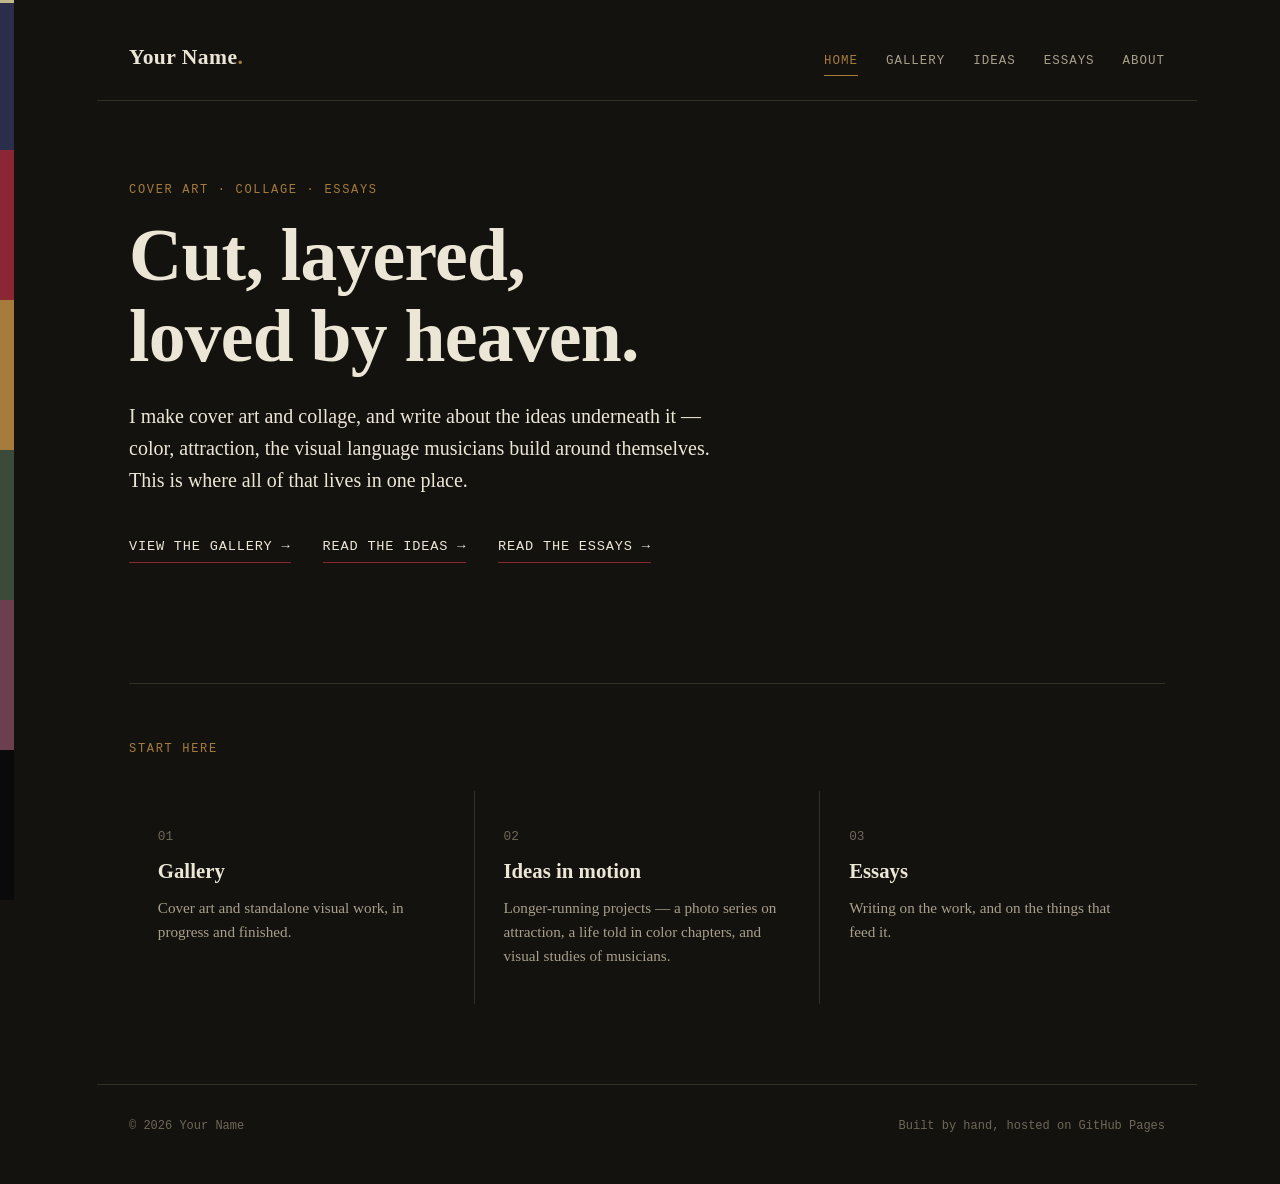
<file: index.html>
<!DOCTYPE html>
<html lang="en">
<head>
<meta charset="UTF-8">
<meta name="viewport" content="width=device-width, initial-scale=1.0">
<title>Your Name — Artist</title>
<meta name="description" content="Cover art, visual art, and essays.">
<link rel="preconnect" href="https://fonts.googleapis.com">
<link href="https://fonts.googleapis.com/css2?family=Alex+Brush\&family=Anton\&family=Cormorant+Garamond:ital,wght@0,400;0,500;1,400\&family=IBM+Plex+Mono:wght@400;500\&display=swap" rel="stylesheet">
<link rel="stylesheet" href="css/style.css">
</head>
<body>

<div class="spine" aria-hidden="true">
  <span></span><span></span><span></span><span></span><span></span><span></span>
  <div class="progress"></div>
</div>

<header class="site-header">
  <a href="index.html" class="wordmark">Your Name<span>.</span></a>
  <nav class="site-nav" aria-label="Primary">
    <a href="index.html" aria-current="page">Home</a>
    <a href="gallery.html">Gallery</a>
    <a href="ideas.html">Ideas</a>
    <a href="essays.html">Essays</a>
    <a href="about.html">About</a>
  </nav>
</header>

<main>
  <section class="hero">
    <span class="eyebrow">Cover art · Collage · Essays</span>
    <h1>Cut, layered, <span class="script-accent">loved by heaven.</span></h1>
    <p class="lede">I make cover art and collage, and write about the ideas underneath it — color, attraction, the visual language musicians build around themselves. This is where all of that lives in one place.</p>
    <div class="hero-links">
      <a href="gallery.html">View the gallery →</a>
      <a href="ideas.html">Read the ideas →</a>
      <a href="essays.html">Read the essays →</a>
    </div>
  </section>

  <hr class="rule">

  <section aria-label="Entry points">
    <span class="eyebrow">Start here</span>
    <div class="entry-grid">
      <a class="entry-card" href="gallery.html">
        <span class="num">01</span>
        <h3>Gallery</h3>
        <p>Cover art and standalone visual work, in progress and finished.</p>
      </a>
      <a class="entry-card" href="ideas.html">
        <span class="num">02</span>
        <h3>Ideas in motion</h3>
        <p>Longer-running projects — a photo series on attraction, a life told in color chapters, and visual studies of musicians.</p>
      </a>
      <a class="entry-card" href="essays.html">
        <span class="num">03</span>
        <h3>Essays</h3>
        <p>Writing on the work, and on the things that feed it.</p>
      </a>
    </div>
  </section>
</main>

<footer>
  <span>© 2026 Your Name</span>
  <span>Built by hand, hosted on GitHub Pages</span>
</footer>

<script src="js/main.js"></script>
</body>
</html>
</file>
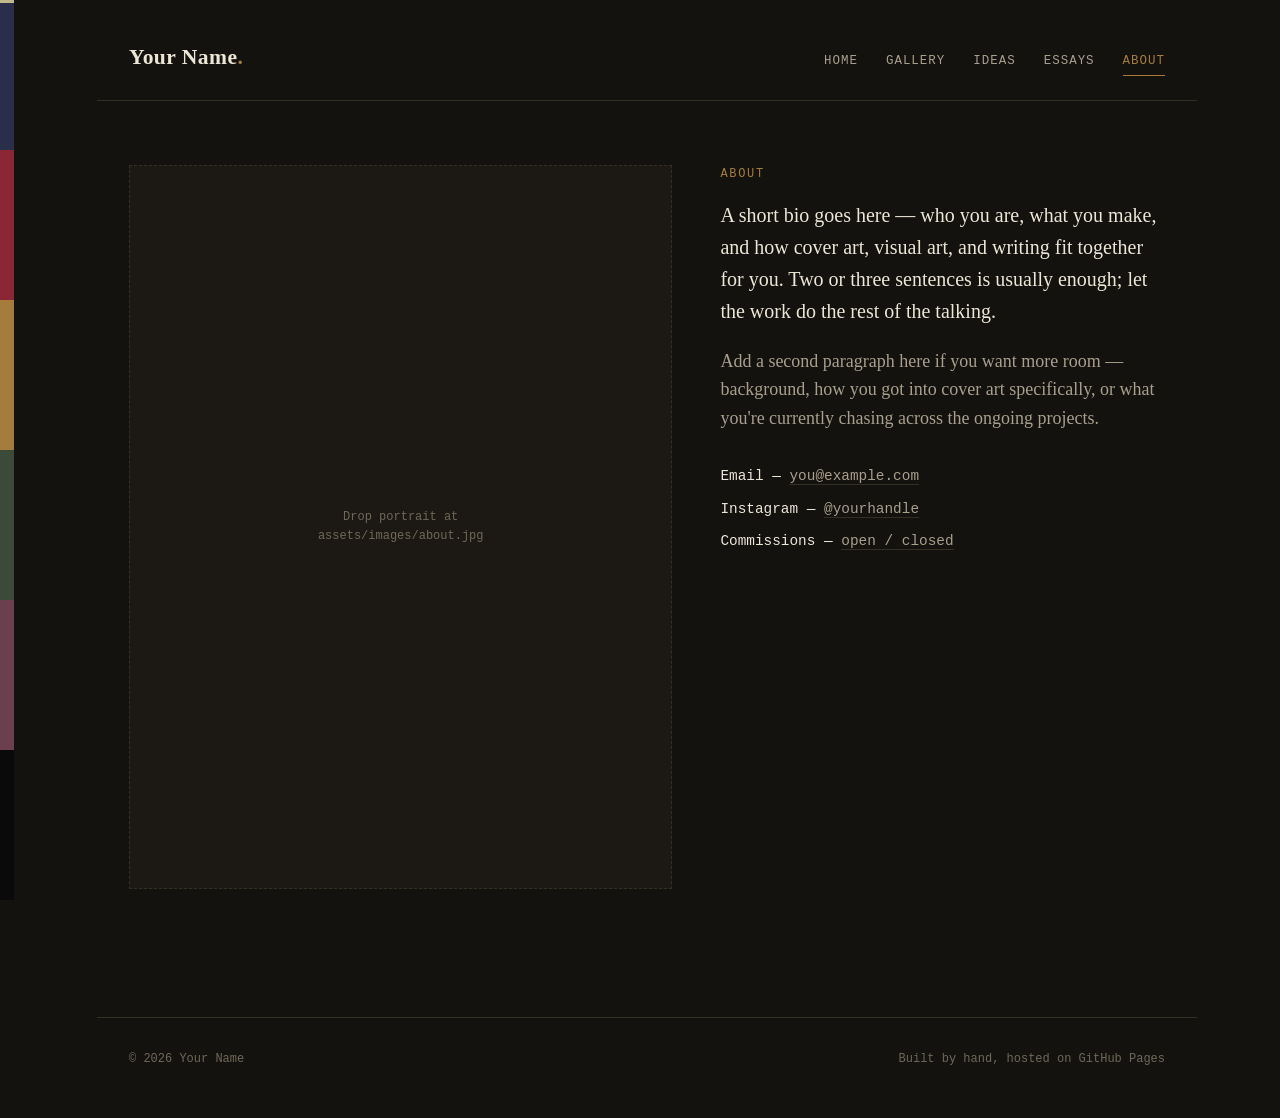
<file: about.html>
<!DOCTYPE html>
<html lang="en">
<head>
<meta charset="UTF-8">
<meta name="viewport" content="width=device-width, initial-scale=1.0">
<title>About — Your Name</title>
<link rel="preconnect" href="https://fonts.googleapis.com">
<link href="https://fonts.googleapis.com/css2?family=Alex+Brush\&family=Anton\&family=Cormorant+Garamond:ital,wght@0,400;0,500;1,400\&family=IBM+Plex+Mono:wght@400;500\&display=swap" rel="stylesheet">
<link rel="stylesheet" href="css/style.css">
</head>
<body>

<div class="spine" aria-hidden="true">
  <span></span><span></span><span></span><span></span><span></span><span></span>
  <div class="progress"></div>
</div>

<header class="site-header">
  <a href="index.html" class="wordmark">Your Name<span>.</span></a>
  <nav class="site-nav" aria-label="Primary">
    <a href="index.html">Home</a>
    <a href="gallery.html">Gallery</a>
    <a href="ideas.html">Ideas</a>
    <a href="essays.html">Essays</a>
    <a href="about.html" aria-current="page">About</a>
  </nav>
</header>

<main>
  <div class="about-layout">
    <div class="about-portrait">
      Drop portrait at<br>assets/images/about.jpg
    </div>
    <div class="about-text">
      <span class="eyebrow">About</span>
      <p class="lede">A short bio goes here — who you are, what you make, and how cover art, visual art, and writing fit together for you. Two or three sentences is usually enough; let the work do the rest of the talking.</p>
      <p>Add a second paragraph here if you want more room — background, how you got into cover art specifically, or what you're currently chasing across the ongoing projects.</p>
      <ul class="contact-list">
        <li>Email — <a href="mailto:you@example.com">you@example.com</a></li>
        <li>Instagram — <a href="#">@yourhandle</a></li>
        <li>Commissions — <a href="#">open / closed</a></li>
      </ul>
    </div>
  </div>
</main>

<footer>
  <span>© 2026 Your Name</span>
  <span>Built by hand, hosted on GitHub Pages</span>
</footer>

<script src="js/main.js"></script>
</body>
</html>
</file>
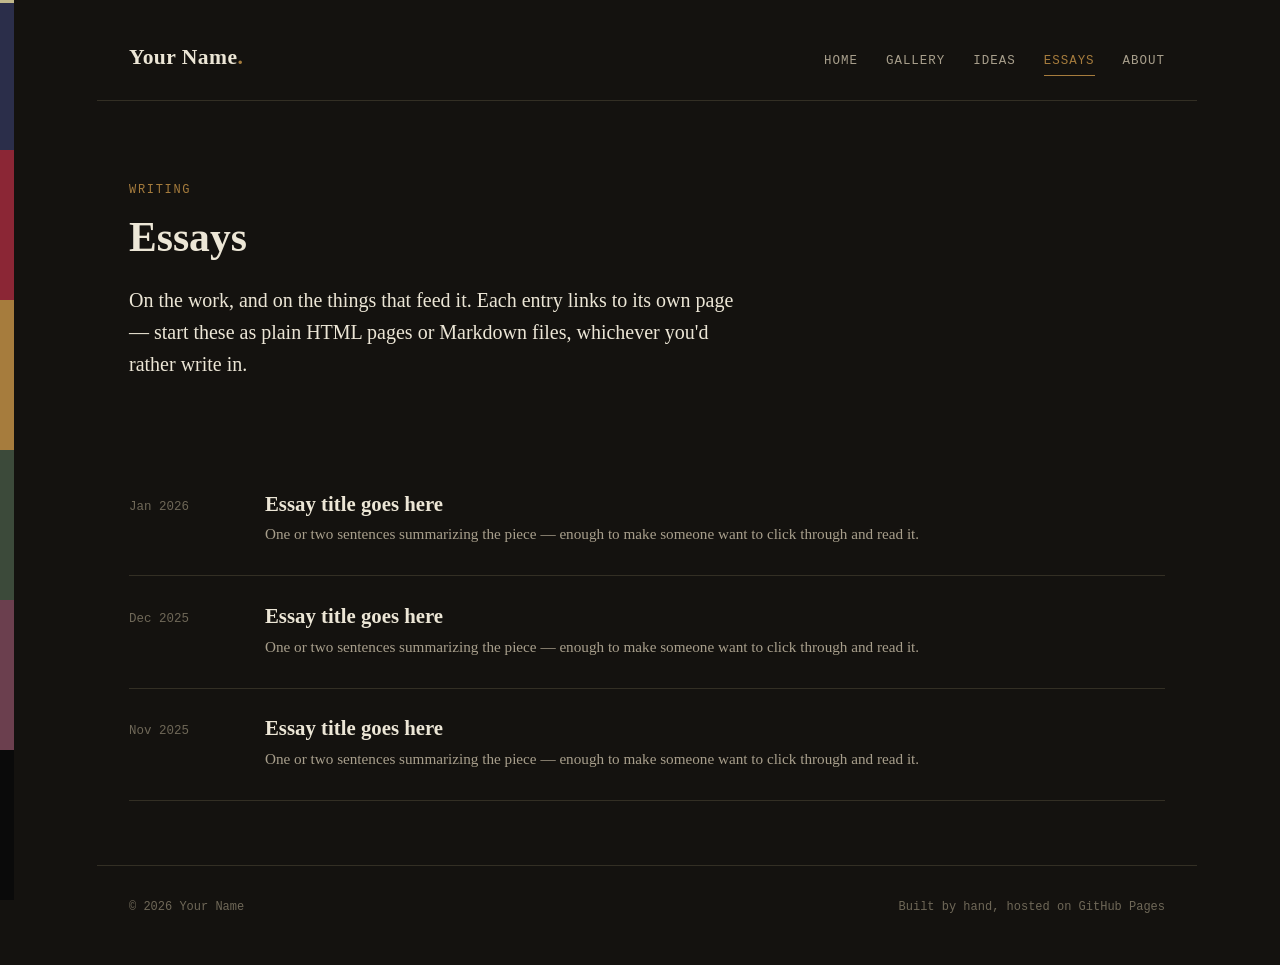
<file: essays.html>
<!DOCTYPE html>
<html lang="en">
<head>
<meta charset="UTF-8">
<meta name="viewport" content="width=device-width, initial-scale=1.0">
<title>Essays — Your Name</title>
<link rel="preconnect" href="https://fonts.googleapis.com">
<link href="https://fonts.googleapis.com/css2?family=Alex+Brush\&family=Anton\&family=Cormorant+Garamond:ital,wght@0,400;0,500;1,400\&family=IBM+Plex+Mono:wght@400;500\&display=swap" rel="stylesheet">
<link rel="stylesheet" href="css/style.css">
</head>
<body>

<div class="spine" aria-hidden="true">
  <span></span><span></span><span></span><span></span><span></span><span></span>
  <div class="progress"></div>
</div>

<header class="site-header">
  <a href="index.html" class="wordmark">Your Name<span>.</span></a>
  <nav class="site-nav" aria-label="Primary">
    <a href="index.html">Home</a>
    <a href="gallery.html">Gallery</a>
    <a href="ideas.html">Ideas</a>
    <a href="essays.html" aria-current="page">Essays</a>
    <a href="about.html">About</a>
  </nav>
</header>

<main>
  <section class="hero" style="padding-bottom: 1rem;">
    <span class="eyebrow">Writing</span>
    <h2>Essays</h2>
    <p class="lede">On the work, and on the things that feed it. Each entry links to its own page — start these as plain HTML pages or Markdown files, whichever you'd rather write in.</p>
  </section>

  <div class="essay-list">

    <a class="essay-entry" href="#">
      <span class="date">Jan 2026</span>
      <div>
        <h3>Essay title goes here</h3>
        <p>One or two sentences summarizing the piece — enough to make someone want to click through and read it.</p>
      </div>
    </a>

    <a class="essay-entry" href="#">
      <span class="date">Dec 2025</span>
      <div>
        <h3>Essay title goes here</h3>
        <p>One or two sentences summarizing the piece — enough to make someone want to click through and read it.</p>
      </div>
    </a>

    <a class="essay-entry" href="#">
      <span class="date">Nov 2025</span>
      <div>
        <h3>Essay title goes here</h3>
        <p>One or two sentences summarizing the piece — enough to make someone want to click through and read it.</p>
      </div>
    </a>

  </div>
</main>

<footer>
  <span>© 2026 Your Name</span>
  <span>Built by hand, hosted on GitHub Pages</span>
</footer>

<script src="js/main.js"></script>
</body>
</html>
</file>
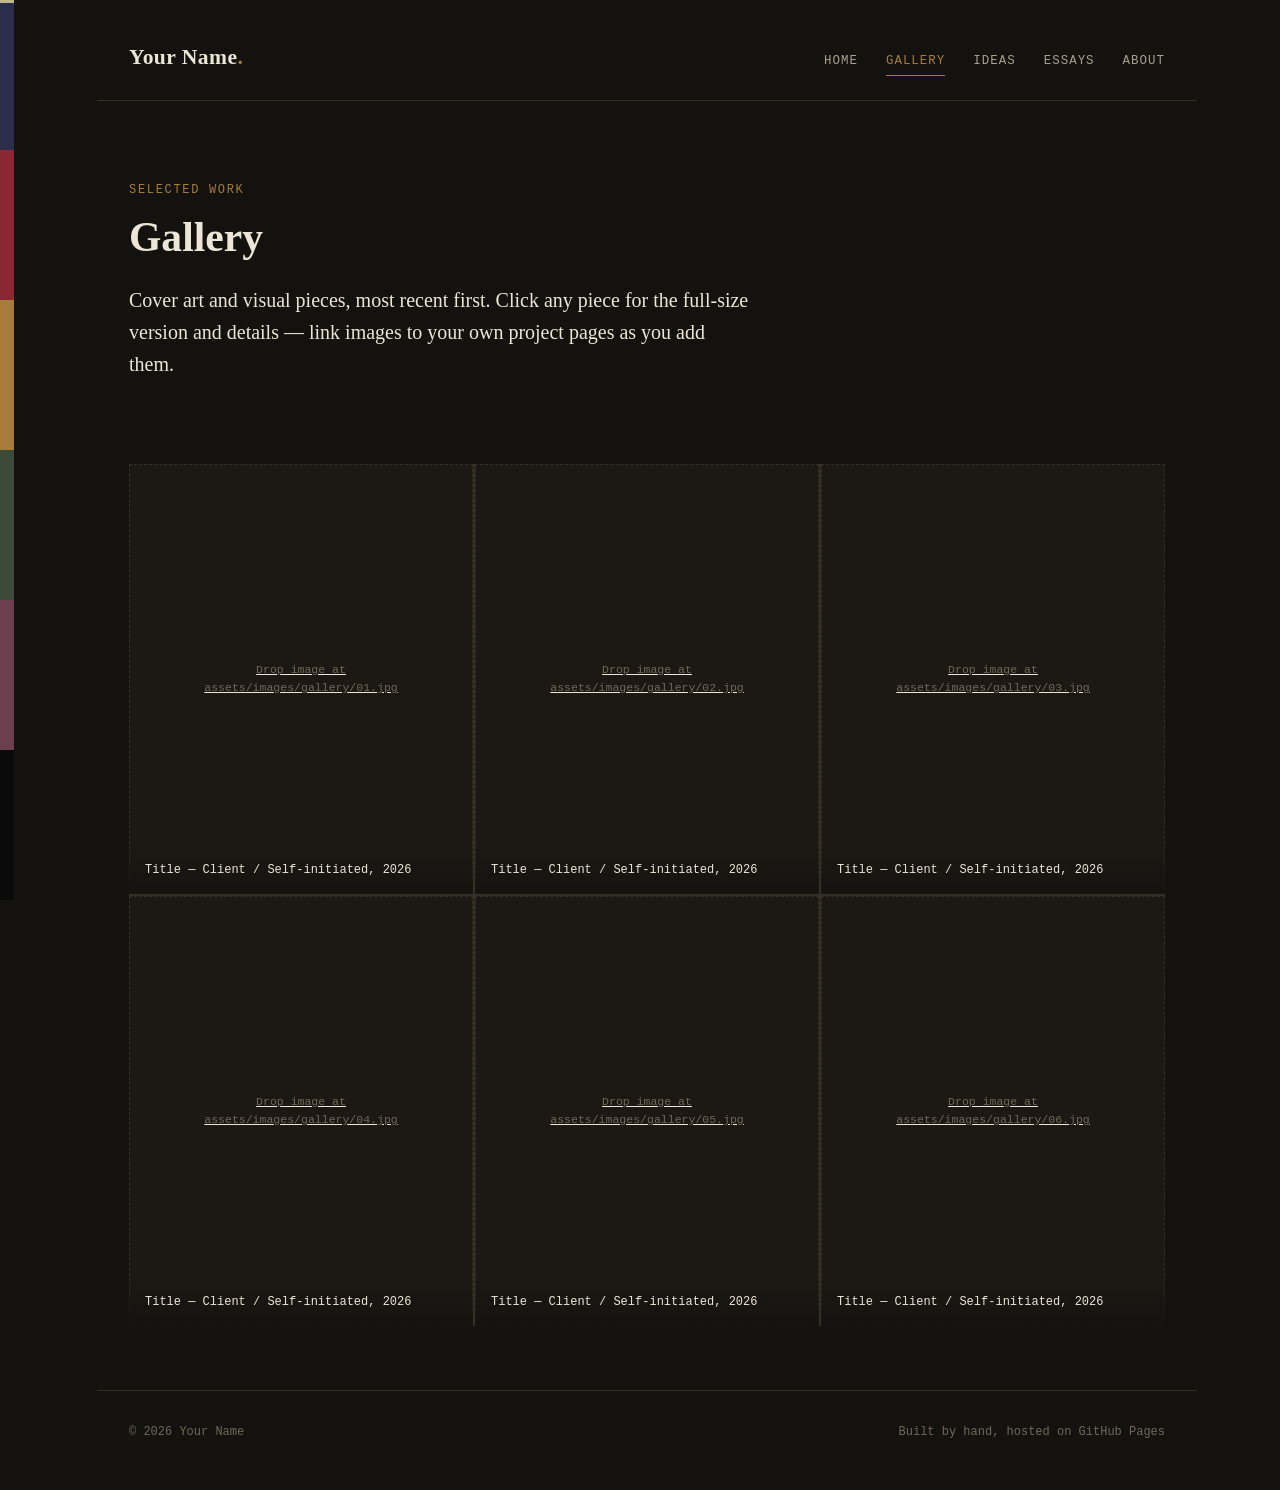
<file: gallery.html>
<!DOCTYPE html>
<html lang="en">
<head>
<meta charset="UTF-8">
<meta name="viewport" content="width=device-width, initial-scale=1.0">
<title>Gallery — Your Name</title>
<link rel="preconnect" href="https://fonts.googleapis.com">
<link href="https://fonts.googleapis.com/css2?family=Alex+Brush\&family=Anton\&family=Cormorant+Garamond:ital,wght@0,400;0,500;1,400\&family=IBM+Plex+Mono:wght@400;500\&display=swap" rel="stylesheet">
<link rel="stylesheet" href="css/style.css">
</head>
<body>

<div class="spine" aria-hidden="true">
  <span></span><span></span><span></span><span></span><span></span><span></span>
  <div class="progress"></div>
</div>

<header class="site-header">
  <a href="index.html" class="wordmark">Your Name<span>.</span></a>
  <nav class="site-nav" aria-label="Primary">
    <a href="index.html">Home</a>
    <a href="gallery.html" aria-current="page">Gallery</a>
    <a href="ideas.html">Ideas</a>
    <a href="essays.html">Essays</a>
    <a href="about.html">About</a>
  </nav>
</header>

<main>
  <section class="hero" style="padding-bottom: 1rem;">
    <span class="eyebrow">Selected work</span>
    <h2>Gallery</h2>
    <p class="lede">Cover art and visual pieces, most recent first. Click any piece for the full-size version and details — link images to your own project pages as you add them.</p>
  </section>

  <div class="gallery-grid">

    <!-- Replace each .placeholder block with:
         <img src="assets/images/gallery/01.jpg" alt="Describe the piece"> -->

    <a class="gallery-item" href="#">
      <div class="placeholder">
        Drop image at<br>assets/images/gallery/01.jpg
      </div>
      <div class="gallery-caption">Title — Client / Self-initiated, 2026</div>
    </a>

    <a class="gallery-item" href="#">
      <div class="placeholder">
        Drop image at<br>assets/images/gallery/02.jpg
      </div>
      <div class="gallery-caption">Title — Client / Self-initiated, 2026</div>
    </a>

    <a class="gallery-item" href="#">
      <div class="placeholder">
        Drop image at<br>assets/images/gallery/03.jpg
      </div>
      <div class="gallery-caption">Title — Client / Self-initiated, 2026</div>
    </a>

    <a class="gallery-item" href="#">
      <div class="placeholder">
        Drop image at<br>assets/images/gallery/04.jpg
      </div>
      <div class="gallery-caption">Title — Client / Self-initiated, 2026</div>
    </a>

    <a class="gallery-item" href="#">
      <div class="placeholder">
        Drop image at<br>assets/images/gallery/05.jpg
      </div>
      <div class="gallery-caption">Title — Client / Self-initiated, 2026</div>
    </a>

    <a class="gallery-item" href="#">
      <div class="placeholder">
        Drop image at<br>assets/images/gallery/06.jpg
      </div>
      <div class="gallery-caption">Title — Client / Self-initiated, 2026</div>
    </a>

  </div>
</main>

<footer>
  <span>© 2026 Your Name</span>
  <span>Built by hand, hosted on GitHub Pages</span>
</footer>

<script src="js/main.js"></script>
</body>
</html>
</file>
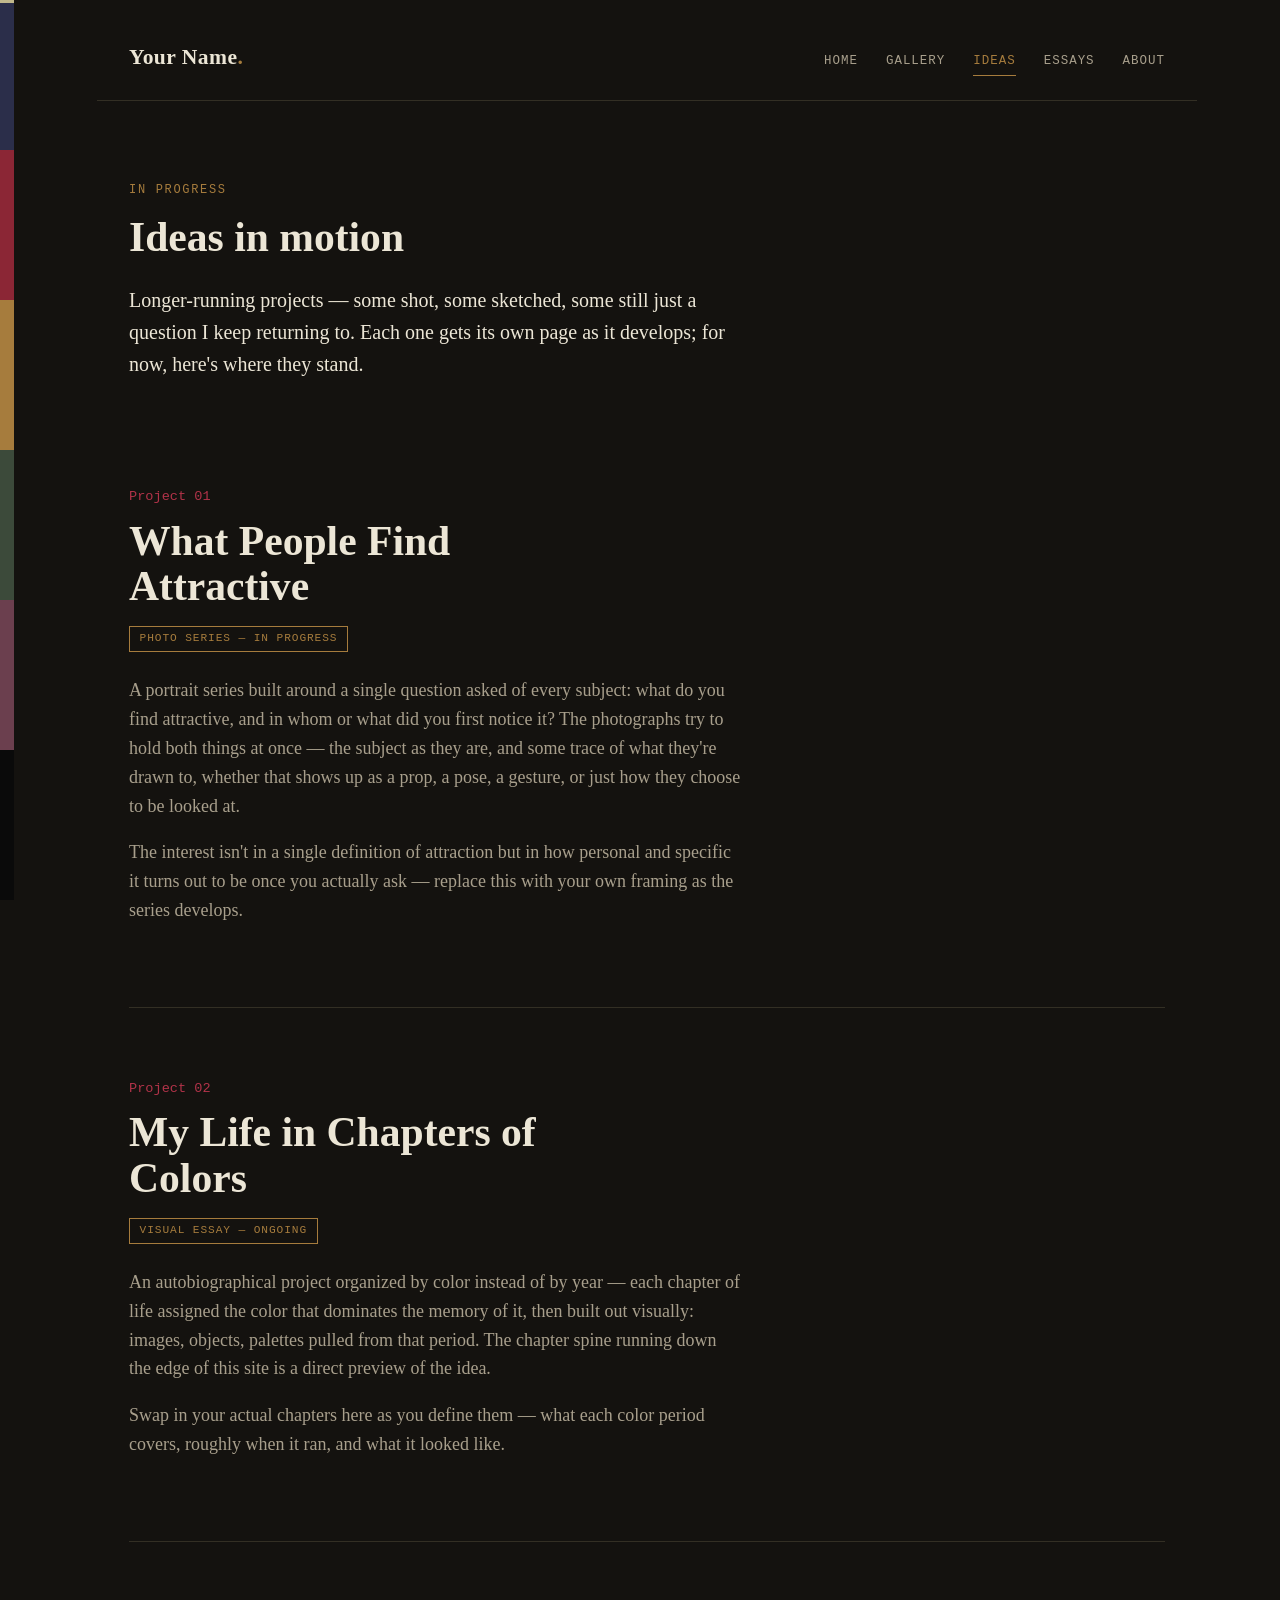
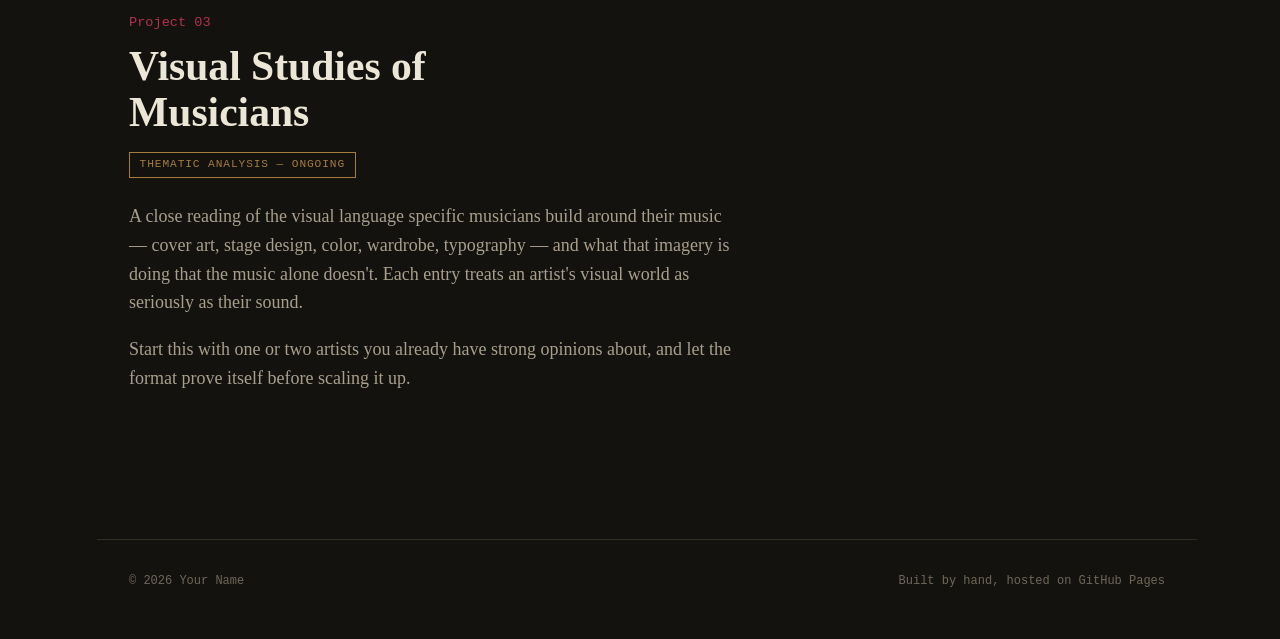
<file: ideas.html>
<!DOCTYPE html>
<html lang="en">
<head>
<meta charset="UTF-8">
<meta name="viewport" content="width=device-width, initial-scale=1.0">
<title>Ideas — Your Name</title>
<link rel="preconnect" href="https://fonts.googleapis.com">
<link href="https://fonts.googleapis.com/css2?family=Alex+Brush\&family=Anton\&family=Cormorant+Garamond:ital,wght@0,400;0,500;1,400\&family=IBM+Plex+Mono:wght@400;500\&display=swap" rel="stylesheet">
<link rel="stylesheet" href="css/style.css">
</head>
<body>

<div class="spine" aria-hidden="true">
  <span></span><span></span><span></span><span></span><span></span><span></span>
  <div class="progress"></div>
</div>

<header class="site-header">
  <a href="index.html" class="wordmark">Your Name<span>.</span></a>
  <nav class="site-nav" aria-label="Primary">
    <a href="index.html">Home</a>
    <a href="gallery.html">Gallery</a>
    <a href="ideas.html" aria-current="page">Ideas</a>
    <a href="essays.html">Essays</a>
    <a href="about.html">About</a>
  </nav>
</header>

<main>
  <section class="hero" style="padding-bottom: 1rem;">
    <span class="eyebrow">In progress</span>
    <h2>Ideas in motion</h2>
    <p class="lede">Longer-running projects — some shot, some sketched, some still just a question I keep returning to. Each one gets its own page as it develops; for now, here's where they stand.</p>
  </section>

  <div>

    <article class="idea-block">
      <span class="num">Project 01</span>
      <h2>What People Find Attractive</h2>
      <span class="status">Photo series — in progress</span>
      <div class="body">
        <p>A portrait series built around a single question asked of every subject: what do you find attractive, and in whom or what did you first notice it? The photographs try to hold both things at once — the subject as they are, and some trace of what they're drawn to, whether that shows up as a prop, a pose, a gesture, or just how they choose to be looked at.</p>
        <p>The interest isn't in a single definition of attraction but in how personal and specific it turns out to be once you actually ask — replace this with your own framing as the series develops.</p>
      </div>
    </article>

    <article class="idea-block">
      <span class="num">Project 02</span>
      <h2>My Life in Chapters of Colors</h2>
      <span class="status">Visual essay — ongoing</span>
      <div class="body">
        <p>An autobiographical project organized by color instead of by year — each chapter of life assigned the color that dominates the memory of it, then built out visually: images, objects, palettes pulled from that period. The chapter spine running down the edge of this site is a direct preview of the idea.</p>
        <p>Swap in your actual chapters here as you define them — what each color period covers, roughly when it ran, and what it looked like.</p>
      </div>
    </article>

    <article class="idea-block">
      <span class="num">Project 03</span>
      <h2>Visual Studies of Musicians</h2>
      <span class="status">Thematic analysis — ongoing</span>
      <div class="body">
        <p>A close reading of the visual language specific musicians build around their music — cover art, stage design, color, wardrobe, typography — and what that imagery is doing that the music alone doesn't. Each entry treats an artist's visual world as seriously as their sound.</p>
        <p>Start this with one or two artists you already have strong opinions about, and let the format prove itself before scaling it up.</p>
      </div>
    </article>

  </div>
</main>

<footer>
  <span>© 2026 Your Name</span>
  <span>Built by hand, hosted on GitHub Pages</span>
</footer>

<script src="js/main.js"></script>
</body>
</html>
</file>
<file: css/style.css>
/* ============================================
   Design tokens
   ============================================ */
:root {
  --bg: #14120f;
  --bg-alt: #1c1914;
  --bg-raised: #221e17;
  --text: #ece6d6;
  --text-dim: #a89f8c;
  --text-faint: #6f6858;
  --accent: #8b2635;      /* oxblood */
  --accent-bright: #b23349;
  --brass: #a67c3d;       /* brass / gold */
  --rule: #332f24;

  --spine-1: #2b2e4a; /* indigo */
  --spine-2: #8b2635; /* oxblood */
  --spine-3: #a67c3d; /* brass */
  --spine-4: #3c4a3a; /* moss */
  --spine-5: #6b3f4e; /* dusty rose */
  --spine-6: #0a0a0a; /* ink */

  --serif-display: "Fraunces", "Georgia", serif;
  --serif-body: "Newsreader", "Georgia", serif;
  --mono: "IBM Plex Mono", "Courier New", monospace;

  --spine-w: 14px;
  --max-w: 1100px;
}

* { box-sizing: border-box; }

html { scroll-behavior: smooth; }

body {
  margin: 0;
  background: var(--bg);
  color: var(--text);
  font-family: var(--serif-body);
  font-size: 18px;
  line-height: 1.6;
  padding-left: var(--spine-w);
  -webkit-font-smoothing: antialiased;
}

@media (prefers-reduced-motion: reduce) {
  html { scroll-behavior: auto; }
  * { animation-duration: 0.001ms !important; transition-duration: 0.001ms !important; }
}

a { color: var(--text); }
a:focus-visible, button:focus-visible, input:focus-visible, textarea:focus-visible {
  outline: 2px solid var(--brass);
  outline-offset: 3px;
}

/* ============================================
   Chapter spine — signature element
   ============================================ */
.spine {
  position: fixed;
  top: 0; left: 0;
  width: var(--spine-w);
  height: 100vh;
  z-index: 100;
  display: flex;
  flex-direction: column;
}
.spine span {
  flex: 1 1 0;
  display: block;
}
.spine span:nth-child(1) { background: var(--spine-1); }
.spine span:nth-child(2) { background: var(--spine-2); }
.spine span:nth-child(3) { background: var(--spine-3); }
.spine span:nth-child(4) { background: var(--spine-4); }
.spine span:nth-child(5) { background: var(--spine-5); }
.spine span:nth-child(6) { background: var(--spine-6); }
.spine .progress {
  position: absolute;
  left: 0; top: 0;
  width: 100%;
  height: 3px;
  background: var(--text);
  mix-blend-mode: difference;
  transition: transform 0.05s linear;
  transform: translateY(0);
}

/* ============================================
   Header / nav
   ============================================ */
header.site-header {
  display: flex;
  justify-content: space-between;
  align-items: baseline;
  max-width: var(--max-w);
  margin: 0 auto;
  padding: 2.5rem 2rem 1.5rem;
  border-bottom: 1px solid var(--rule);
}
.wordmark {
  font-family: var(--serif-display);
  font-weight: 600;
  font-size: 1.35rem;
  letter-spacing: 0.02em;
  text-decoration: none;
  color: var(--text);
}
.wordmark span { color: var(--brass); }

nav.site-nav { display: flex; gap: 1.75rem; }
nav.site-nav a {
  font-family: var(--mono);
  font-size: 0.78rem;
  letter-spacing: 0.08em;
  text-transform: uppercase;
  text-decoration: none;
  color: var(--text-dim);
  padding-bottom: 3px;
  border-bottom: 1px solid transparent;
  transition: color 0.2s ease, border-color 0.2s ease;
}
nav.site-nav a:hover { color: var(--text); }
nav.site-nav a[aria-current="page"] {
  color: var(--brass);
  border-bottom-color: var(--brass);
}

main { max-width: var(--max-w); margin: 0 auto; padding: 0 2rem; }

/* ============================================
   Typography helpers
   ============================================ */
.eyebrow {
  font-family: var(--mono);
  font-size: 0.75rem;
  letter-spacing: 0.14em;
  text-transform: uppercase;
  color: var(--brass);
  display: block;
  margin-bottom: 0.9rem;
}
h1, h2, h3 { font-family: var(--serif-display); font-weight: 600; line-height: 1.1; margin: 0; }
h1 { font-size: clamp(2.6rem, 6vw, 4.6rem); letter-spacing: -0.01em; }
h2 { font-size: clamp(1.8rem, 3.4vw, 2.6rem); }
h3 { font-size: 1.3rem; }
p { color: var(--text-dim); }
p.lede { font-size: 1.25rem; color: var(--text); max-width: 62ch; }

hr.rule { border: none; border-top: 1px solid var(--rule); margin: 3.5rem 0; }

/* ============================================
   Hero (home)
   ============================================ */
.hero { padding: 5rem 0 4rem; }
.hero h1 { max-width: 14ch; }
.hero p.lede { margin-top: 1.5rem; }
.hero-links { display: flex; gap: 2rem; margin-top: 2.5rem; flex-wrap: wrap; }
.hero-links a {
  font-family: var(--mono);
  font-size: 0.85rem;
  letter-spacing: 0.06em;
  text-transform: uppercase;
  text-decoration: none;
  color: var(--text);
  border-bottom: 1px solid var(--accent);
  padding-bottom: 4px;
}
.hero-links a:hover { border-color: var(--brass); color: var(--brass); }

/* Entry cards on home */
.entry-grid {
  display: grid;
  grid-template-columns: repeat(3, 1fr);
  gap: 1px;
  background: var(--rule);
  margin: 2rem 0 5rem;
}
.entry-card {
  background: var(--bg);
  padding: 2.2rem 1.8rem;
  text-decoration: none;
  display: flex;
  flex-direction: column;
  gap: 0.8rem;
  transition: background 0.25s ease;
}
.entry-card:hover { background: var(--bg-raised); }
.entry-card .num { font-family: var(--mono); font-size: 0.8rem; color: var(--text-faint); }
.entry-card h3 { color: var(--text); }
.entry-card p { font-size: 0.95rem; margin: 0; }

@media (max-width: 760px) {
  .entry-grid { grid-template-columns: 1fr; }
}

/* ============================================
   Gallery
   ============================================ */
.gallery-grid {
  display: grid;
  grid-template-columns: repeat(auto-fill, minmax(260px, 1fr));
  gap: 2px;
  background: var(--rule);
  margin: 3rem 0;
}
.gallery-item {
  background: var(--bg-alt);
  aspect-ratio: 4 / 5;
  position: relative;
  overflow: hidden;
  display: flex;
  align-items: flex-end;
}
.gallery-item img { width: 100%; height: 100%; object-fit: cover; display: block; }
.gallery-item .placeholder {
  width: 100%; height: 100%;
  display: flex; flex-direction: column;
  align-items: center; justify-content: center;
  gap: 0.5rem;
  color: var(--text-faint);
  font-family: var(--mono);
  font-size: 0.72rem;
  text-align: center;
  padding: 1rem;
  border: 1px dashed var(--rule);
}
.gallery-caption {
  position: absolute; left: 0; right: 0; bottom: 0;
  padding: 0.9rem 1rem;
  background: linear-gradient(to top, rgba(20,18,15,0.92), transparent);
  font-family: var(--mono);
  font-size: 0.75rem;
  color: var(--text);
}

/* ============================================
   Ideas
   ============================================ */
.idea-block {
  padding: 4rem 0;
  border-bottom: 1px solid var(--rule);
}
.idea-block:last-of-type { border-bottom: none; }
.idea-block .num { font-family: var(--mono); color: var(--accent-bright); font-size: 0.85rem; }
.idea-block h2 { margin-top: 0.6rem; max-width: 20ch; }
.idea-block .status {
  display: inline-block;
  font-family: var(--mono);
  font-size: 0.7rem;
  letter-spacing: 0.08em;
  text-transform: uppercase;
  color: var(--brass);
  border: 1px solid var(--brass);
  padding: 0.2rem 0.6rem;
  margin-top: 1rem;
}
.idea-block .body { margin-top: 1.5rem; max-width: 68ch; }
.idea-block .body p { color: var(--text-dim); }

/* ============================================
   Essays
   ============================================ */
.essay-list { margin: 3rem 0; }
.essay-entry {
  display: grid;
  grid-template-columns: 7rem 1fr;
  gap: 1.5rem;
  padding: 1.8rem 0;
  border-bottom: 1px solid var(--rule);
  text-decoration: none;
}
.essay-entry .date { font-family: var(--mono); font-size: 0.78rem; color: var(--text-faint); padding-top: 0.3rem; }
.essay-entry h3 { color: var(--text); margin-bottom: 0.4rem; }
.essay-entry p { margin: 0; font-size: 0.95rem; }
@media (max-width: 560px) {
  .essay-entry { grid-template-columns: 1fr; gap: 0.4rem; }
}

/* ============================================
   About
   ============================================ */
.about-layout {
  display: grid;
  grid-template-columns: 1.1fr 0.9fr;
  gap: 3rem;
  padding: 4rem 0;
  align-items: start;
}
.about-portrait {
  aspect-ratio: 3/4;
  background: var(--bg-alt);
  border: 1px dashed var(--rule);
  display: flex; align-items: center; justify-content: center;
  color: var(--text-faint);
  font-family: var(--mono);
  font-size: 0.75rem;
  text-align: center;
  padding: 1rem;
}
.about-text p.lede { margin-top: 0; }
.contact-list { list-style: none; padding: 0; margin: 2rem 0 0; }
.contact-list li { margin-bottom: 0.6rem; font-family: var(--mono); font-size: 0.9rem; }
.contact-list a { text-decoration: none; color: var(--text-dim); border-bottom: 1px solid var(--rule); }
.contact-list a:hover { color: var(--brass); border-color: var(--brass); }

@media (max-width: 760px) {
  .about-layout { grid-template-columns: 1fr; }
}

/* ============================================
   Footer
   ============================================ */
footer {
  max-width: var(--max-w);
  margin: 4rem auto 0;
  padding: 2rem 2rem 3rem;
  border-top: 1px solid var(--rule);
  display: flex;
  justify-content: space-between;
  font-family: var(--mono);
  font-size: 0.75rem;
  color: var(--text-faint);
  flex-wrap: wrap;
  gap: 1rem;
}
</file>
